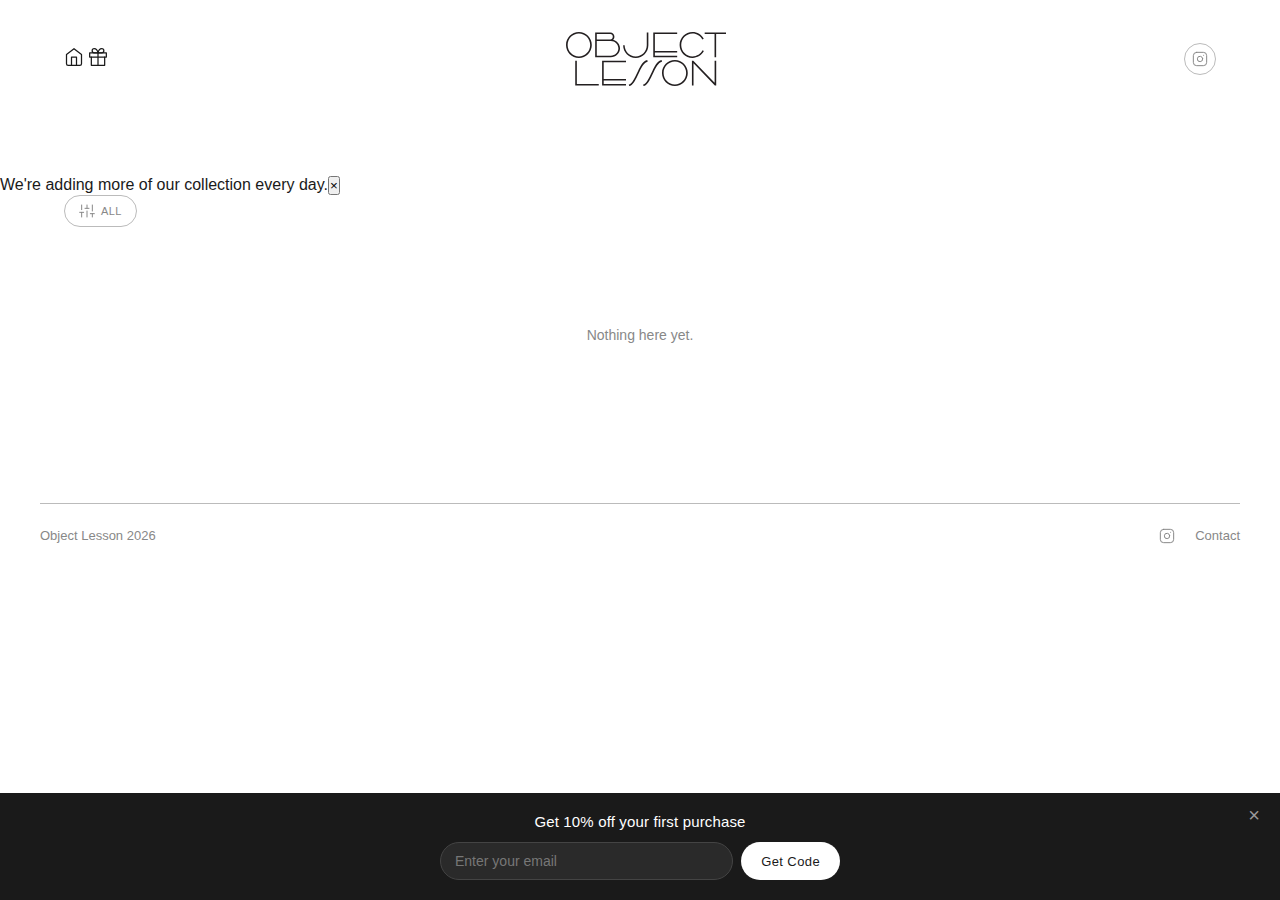
<file: index.html>
<!DOCTYPE html>
<html lang="en">
<head>
  <meta charset="UTF-8">
  <meta name="viewport" content="width=device-width, initial-scale=1.0">
  <title>Object Lesson</title>
  <meta name="description" content="Uncommon Objects, Art and Design — Pasadena.">
  <link rel="icon" type="image/svg+xml" href="OL_logo.svg">
  <!-- Open Graph -->
  <meta property="og:title" content="Object Lesson">
  <meta property="og:description" content="Uncommon Objects, Art and Design — Pasadena.">
  <meta property="og:type" content="website">
  <meta property="og:url" content="https://objectlesson.la/">
  <meta property="og:image" content="https://objectlesson.la/Asset%201.png">
  <!-- Twitter Card -->
  <meta name="twitter:card" content="summary_large_image">
  <meta name="twitter:title" content="Object Lesson">
  <meta name="twitter:description" content="Uncommon Objects, Art and Design — Pasadena.">
  <meta name="twitter:image" content="https://objectlesson.la/Asset%201.png">
  <meta http-equiv="X-Frame-Options" content="DENY">
  <meta http-equiv="Content-Security-Policy" content="default-src 'self'; script-src 'self' 'unsafe-inline' https://connect.facebook.net; style-src 'self' 'unsafe-inline'; img-src 'self' https://raw.githubusercontent.com https://ol-checkout.objectlesson.workers.dev https://www.facebook.com data:; connect-src 'self' https://*.supabase.co https://ol-checkout.objectlesson.workers.dev https://raw.githubusercontent.com https://www.facebook.com https://connect.facebook.net">
  <!-- Meta Pixel Code -->
  <script>
  !function(f,b,e,v,n,t,s)
  {if(f.fbq)return;n=f.fbq=function(){n.callMethod?
  n.callMethod.apply(n,arguments):n.queue.push(arguments)};
  if(!f._fbq)f._fbq=n;n.push=n;n.loaded=!0;n.version='2.0';
  n.queue=[];t=b.createElement(e);t.async=!0;
  t.src=v;s=b.getElementsByTagName(e)[0];
  s.parentNode.insertBefore(t,s)}(window, document,'script',
  'https://connect.facebook.net/en_US/fbevents.js');
  fbq('init', '938556951941278');
  fbq('track', 'PageView');
  </script>
  <noscript><img height="1" width="1" style="display:none"
  src="https://www.facebook.com/tr?id=938556951941278&ev=PageView&noscript=1"
  /></noscript>
  <!-- End Meta Pixel Code -->
  <link rel="stylesheet" href="style.css">
  <!-- Preload above-fold thumbnails for instant grid render -->
  <link rel="preload" as="image" href="https://ol-checkout.objectlesson.workers.dev/img/images/products/000079/thumb_kazuko_matthews_vase_1.jpg">
  <link rel="preload" as="image" href="https://ol-checkout.objectlesson.workers.dev/img/images/products/000078/thumb_elizabeth_bain_1.jpg">
  <link rel="preload" as="image" href="https://ol-checkout.objectlesson.workers.dev/img/images/products/000077/thumb_gordon_bryan_discs_vase_1.jpg">
  <link rel="preload" as="image" href="https://ol-checkout.objectlesson.workers.dev/img/images/products/000076/thumb_angstrom_collage_1.jpg">
  <link rel="preload" as="image" href="https://ol-checkout.objectlesson.workers.dev/img/images/products/000075/thumb_mccullock_print_1.jpg">
  <link rel="preload" as="image" href="https://ol-checkout.objectlesson.workers.dev/img/images/products/000074/thumb_circular_abstract_1.jpg">
  <!-- Inline first 8 items for instant render (full inventory loads async) -->
  <script>window.__PRELOAD=[{"id":"000079","title":"Kazuko Matthews Vase","price":675,"heroImage":"images/products/000079/kazuko_matthews_vase_1.jpg","images":["images/products/000079/kazuko_matthews_vase_1.jpg"],"category":"ceramic","isNew":true,"isHold":false,"isSold":false,"createdAt":"2026-04-28T18:24:31.592Z"},{"id":"000078","title":"Elizabeth Bain","price":2000,"heroImage":"images/products/000078/elizabeth_bain_1.jpg","images":["images/products/000078/elizabeth_bain_1.jpg"],"category":"wall-art","isNew":true,"isHold":false,"isSold":false,"createdAt":"2026-04-27T18:54:41.371Z"},{"id":"000077","title":"Gordon Bryan Discs Vase","price":500,"heroImage":"images/products/000077/gordon_bryan_discs_vase_1.jpg","images":["images/products/000077/gordon_bryan_discs_vase_1.jpg"],"category":"ceramic","isNew":true,"isHold":false,"isSold":false,"createdAt":"2026-04-27T17:31:03.356Z"},{"id":"000076","title":"Ronald Gustin Ahlstrom Collage","price":595,"heroImage":"images/products/000076/angstrom_collage_1.jpg","images":["images/products/000076/angstrom_collage_1.jpg"],"category":"wall-art","isNew":false,"isHold":false,"isSold":false,"createdAt":"2026-04-13T00:51:36.052Z"},{"id":"000075","title":"Mccullock Print","price":295,"heroImage":"images/products/000075/mccullock_print_1.jpg","images":["images/products/000075/mccullock_print_1.jpg"],"category":"wall-art","isNew":false,"isHold":false,"isSold":false,"createdAt":"2026-04-13T00:26:54.397Z"},{"id":"000074","title":"Circular Abstract Print","price":225,"heroImage":"images/products/000074/circular_abstract_1.jpg","images":["images/products/000074/circular_abstract_1.jpg"],"category":"wall-art","isNew":false,"isHold":false,"isSold":false,"createdAt":"2026-04-12T23:14:52.969Z"},{"id":"000073","title":"Metallic Peanut Box","price":200,"heroImage":"images/products/000073/metallic_peanut_box_1.jpg","images":["images/products/000073/metallic_peanut_box_1.jpg"],"category":"object","isNew":false,"isHold":false,"isSold":false,"createdAt":"2026-04-12T22:31:31.023Z"},{"id":"000072","title":"Iron \"Cat\" Menorah By Larry Kagan","price":450,"heroImage":"images/products/000072/iron_cat_menorah_by_larry_kagan_1.jpg","images":["images/products/000072/iron_cat_menorah_by_larry_kagan_1.jpg"],"category":"object","isNew":false,"isHold":false,"isSold":false,"createdAt":"2026-04-12T22:26:01.512Z"}];</script>
</head>
<body>

  <!-- Grid View -->
  <div id="view-grid">
    <header>
      <div class="header-side">
        <a class="header-icon" href="#about" title="Visit us"><svg width="20" height="20" viewBox="0 0 24 24" fill="none" stroke="currentColor" stroke-width="1.5" stroke-linecap="round" stroke-linejoin="round"><path d="M3 9l9-7 9 7v11a2 2 0 0 1-2 2H5a2 2 0 0 1-2-2z"/><polyline points="9 22 9 12 15 12 15 22"/></svg></a>
        <a class="header-icon" href="/gift/" title="Gift certificates"><svg width="20" height="20" viewBox="0 0 24 24" fill="none" stroke="currentColor" stroke-width="1.5" stroke-linecap="round" stroke-linejoin="round"><polyline points="20 12 20 22 4 22 4 12"/><rect x="2" y="7" width="20" height="5"/><line x1="12" y1="22" x2="12" y2="7"/><path d="M12 7H7.5a2.5 2.5 0 0 1 0-5C11 2 12 7 12 7z"/><path d="M12 7h4.5a2.5 2.5 0 0 0 0-5C13 2 12 7 12 7z"/></svg></a>
      </div>
      <a href="/">
        <img src="OL_logo.svg" alt="Object Lesson" class="logo">
      </a>
      <div class="header-side" style="justify-content:flex-end">
        <a class="ig-pill" href="https://instagram.com/objectlesson_la" target="_blank" rel="noopener">
          <svg width="16" height="16" viewBox="0 0 24 24" fill="none" stroke="currentColor" stroke-width="1.5" stroke-linecap="round" stroke-linejoin="round"><rect x="2" y="2" width="20" height="20" rx="5"/><path d="M16 11.37A4 4 0 1 1 12.63 8 4 4 0 0 1 16 11.37z"/><line x1="17.5" y1="6.5" x2="17.51" y2="6.5"/></svg>
        </a>
      </div>
    </header>

    <div class="site-banner" id="site-banner">We're adding more of our collection every day.<button class="banner-close" onclick="this.parentElement.style.display='none'">&times;</button></div>

    <div class="mosaic" id="mosaic"></div>

    <div class="filter-bar">
      <div class="filter-wrap">
        <button class="filter-btn" id="filter-btn">
          <svg class="filter-icon" width="16" height="16" viewBox="0 0 24 24" fill="none" stroke="currentColor" stroke-width="1.5" stroke-linecap="round" stroke-linejoin="round"><line x1="4" y1="21" x2="4" y2="14"/><line x1="4" y1="10" x2="4" y2="3"/><line x1="12" y1="21" x2="12" y2="12"/><line x1="12" y1="8" x2="12" y2="3"/><line x1="20" y1="21" x2="20" y2="16"/><line x1="20" y1="12" x2="20" y2="3"/><line x1="1" y1="14" x2="7" y2="14"/><line x1="9" y1="8" x2="15" y2="8"/><line x1="17" y1="16" x2="23" y2="16"/></svg>
          <span id="filter-label">All</span>
        </button>
        <div class="filter-dropdown" id="filter-dropdown">
          <button class="filter-opt active" data-category="all">All</button>
          <button class="filter-opt" data-category="under-400">Under $400</button>
          <button class="filter-opt" data-category="wall-art">Wall Art</button>
          <button class="filter-opt" data-category="object">Object</button>
          <button class="filter-opt" data-category="ceramic">Ceramic</button>
          <button class="filter-opt" data-category="furniture">Furniture</button>
          <button class="filter-opt" data-category="light">Light</button>
          <button class="filter-opt" data-category="sculpture">Sculpture</button>
          <button class="filter-opt" data-category="misc">Misc</button>
        </div>
      </div>
    </div>

    <main>
      <div class="grid" id="product-grid"></div>
      <div class="loading" id="loading"><div class="loading-dot"></div></div>
      <p class="empty" id="empty">Nothing here yet.</p>
    </main>

    <footer>
      <div class="footer-inner">
        <span class="footer-copy">Object Lesson 2026</span>
        <div class="footer-links">
          <a href="https://instagram.com/objectlesson_la" target="_blank" rel="noopener"><svg width="16" height="16" viewBox="0 0 24 24" fill="none" stroke="currentColor" stroke-width="1.5" stroke-linecap="round" stroke-linejoin="round"><rect x="2" y="2" width="20" height="20" rx="5"/><path d="M16 11.37A4 4 0 1 1 12.63 8 4 4 0 0 1 16 11.37z"/><line x1="17.5" y1="6.5" x2="17.51" y2="6.5"/></svg></a>
          <a href="sms:3104985138">Contact</a>
        </div>
      </div>
    </footer>
  </div>

  <!-- Detail View -->
  <div id="view-detail" style="display:none">
    <header class="detail-header">
      <button class="detail-back" id="btn-detail-back">
        <svg width="20" height="20" viewBox="0 0 24 24" fill="none" stroke="currentColor" stroke-width="1.5" stroke-linecap="round" stroke-linejoin="round"><line x1="19" y1="12" x2="5" y2="12"/><polyline points="12 19 5 12 12 5"/></svg>
      </button>
      <a href="/">
        <img src="OL_logo.svg" alt="Object Lesson" class="logo-sm">
      </a>
      <div style="width:20px"></div>
    </header>

    <div class="detail-scroll-hint" id="detail-scroll-hint">
      <svg width="16" height="16" viewBox="0 0 24 24" fill="none" stroke="currentColor" stroke-width="2" stroke-linecap="round" stroke-linejoin="round"><polyline points="6 9 12 15 18 9"/></svg>
    </div>
    <div class="detail-body">
      <div class="detail-gallery">
        <div class="detail-carousel" id="detail-carousel">
          <div class="detail-track" id="detail-track"></div>
        </div>
        <div class="detail-thumbs" id="detail-thumbs"></div>
      </div>

      <div class="detail-info">
        <span class="detail-sold" id="detail-sold" style="display:none">Sold</span>
        <span class="detail-hold" id="detail-hold" style="display:none">On Hold</span>
        <span class="detail-new" id="detail-new" style="display:none">New</span>
        <h1 class="detail-title" id="detail-title"></h1>
        <div class="detail-price" id="detail-price"></div>
        <div class="detail-discount-price" id="detail-discount-price" style="display:none"></div>
        <div class="detail-size" id="detail-size"></div>
        <div class="detail-meta" id="detail-meta" style="display:none">
          <span class="detail-maker" id="detail-maker"></span>
          <span class="detail-condition" id="detail-condition"></span>
        </div>
        <p class="detail-desc" id="detail-desc"></p>
        <div class="detail-discount" id="detail-discount" style="display:none">
          <div class="discount-input-wrap" id="discount-input-wrap">
            <input type="text" class="discount-input" id="discount-input" placeholder="Discount or gift certificate code">
            <button class="discount-apply" id="discount-apply">Apply</button>
          </div>
          <div class="discount-applied" id="discount-applied" style="display:none">
            <span class="discount-badge" id="discount-badge"></span>
            <button class="discount-remove" id="discount-remove">&times;</button>
          </div>
        </div>
        <div class="detail-actions" id="detail-actions">
          <button class="detail-buy" id="detail-buy">Buy Now</button>
          <a class="detail-inquire" id="detail-inquire">Inquire</a>
          <button class="detail-share" id="detail-share" aria-label="Share">
            <svg width="18" height="18" viewBox="0 0 24 24" fill="none" stroke="currentColor" stroke-width="1.5" stroke-linecap="round" stroke-linejoin="round"><path d="M4 12v8a2 2 0 0 0 2 2h12a2 2 0 0 0 2-2v-8"/><polyline points="16 6 12 2 8 6"/><line x1="12" y1="2" x2="12" y2="15"/></svg>
          </button>
        </div>
        <div class="detail-email-gate" id="detail-email-gate" style="display:none">
          <p class="email-gate-label">Enter your email to complete purchase</p>
          <div class="email-gate-row">
            <input type="email" class="email-gate-input" id="email-gate-input" placeholder="you@email.com" required>
            <button class="email-gate-btn" id="email-gate-btn">Continue to Checkout</button>
          </div>
        </div>
        <p class="detail-shipping" id="detail-shipping">Free pickup in Pasadena. LA delivery available.<br>Shipping at lowest available rate — calculated after purchase.</p>
        <div class="detail-purchased" id="detail-purchased" style="display:none">
          <p class="purchased-thanks">Thank you for your purchase!</p>
          <p class="purchased-info">Your item will be available for pickup at Object Lesson at the <strong>Pasadena Antique Center</strong>.</p>
          <p class="purchased-info">To arrange other pickup or shipping options, <a id="purchased-sms" href="#">send us a text</a>.</p>
        </div>
        <div class="detail-id" id="detail-id"></div>
      </div>
    </div>

    <footer>
      <div class="footer-inner">
        <span class="footer-copy">Object Lesson 2026</span>
        <div class="footer-links">
          <a href="https://instagram.com/objectlesson_la" target="_blank" rel="noopener"><svg width="16" height="16" viewBox="0 0 24 24" fill="none" stroke="currentColor" stroke-width="1.5" stroke-linecap="round" stroke-linejoin="round"><rect x="2" y="2" width="20" height="20" rx="5"/><path d="M16 11.37A4 4 0 1 1 12.63 8 4 4 0 0 1 16 11.37z"/><line x1="17.5" y1="6.5" x2="17.51" y2="6.5"/></svg></a>
          <a href="sms:3104985138">Contact</a>
        </div>
      </div>
    </footer>
  </div>

  <!-- Not Found View -->
  <div id="view-notfound" style="display:none">
    <header class="detail-header">
      <button class="detail-back" id="btn-notfound-back">
        <svg width="20" height="20" viewBox="0 0 24 24" fill="none" stroke="currentColor" stroke-width="1.5" stroke-linecap="round" stroke-linejoin="round"><line x1="19" y1="12" x2="5" y2="12"/><polyline points="12 19 5 12 12 5"/></svg>
      </button>
      <a href="/">
        <img src="OL_logo.svg" alt="Object Lesson" class="logo-sm">
      </a>
      <div style="width:20px"></div>
    </header>
    <div class="notfound-body">
      <p class="notfound-msg">This item is no longer available.</p>
      <a href="/" class="notfound-link" id="notfound-browse">Browse all items</a>
    </div>
  </div>

  <!-- About View -->
  <div id="view-about" style="display:none">
    <header class="detail-header">
      <button class="detail-back" id="btn-about-back">
        <svg width="20" height="20" viewBox="0 0 24 24" fill="none" stroke="currentColor" stroke-width="1.5" stroke-linecap="round" stroke-linejoin="round"><line x1="19" y1="12" x2="5" y2="12"/><polyline points="12 19 5 12 12 5"/></svg>
      </button>
      <a href="/">
        <img src="OL_logo.svg" alt="Object Lesson" class="logo-sm">
      </a>
      <div style="width:20px"></div>
    </header>
    <div class="about-body">
      <p class="about-tagline">Uncommon Objects, Art and Design</p>
      <p class="about-founders">Eli Kagan &amp; Megan Gage</p>
      <div class="about-details">
        <p class="about-location">
          <a href="https://maps.google.com/?q=480+S+Fair+Oaks+Ave,+Pasadena,+CA+91105" target="_blank" rel="noopener">480 S. Fair Oaks Ave<br>Pasadena, CA 91105</a>
        </p>
        <p class="about-context">In the Pasadena Antique Center</p>
        <div class="about-links">
          <a href="mailto:eli@objectlesson.la">eli@objectlesson.la</a>
          <a href="https://instagram.com/objectlesson_la" target="_blank" rel="noopener">@objectlesson_la</a>
        </div>
      </div>
    </div>
  </div>

  <!-- Email Capture Bar -->
  <div class="email-bar" id="email-bar" style="display:none">
    <button class="email-bar-close" id="email-bar-close">&times;</button>
    <p class="email-bar-offer">Get 10% off your first purchase</p>
    <form class="email-bar-form" id="email-bar-form">
      <input type="email" class="email-bar-input" id="email-bar-input" placeholder="Enter your email" required>
      <button type="submit" class="email-bar-btn">Get Code</button>
    </form>
    <div class="email-bar-success" id="email-bar-success" style="display:none">
      <p>Your code: <strong>WELCOME10</strong></p>
      <p class="email-bar-hint">Enter it on any item page for 10% off</p>
    </div>
  </div>

  <script src="app.js"></script>
</body>
</html>
</file>
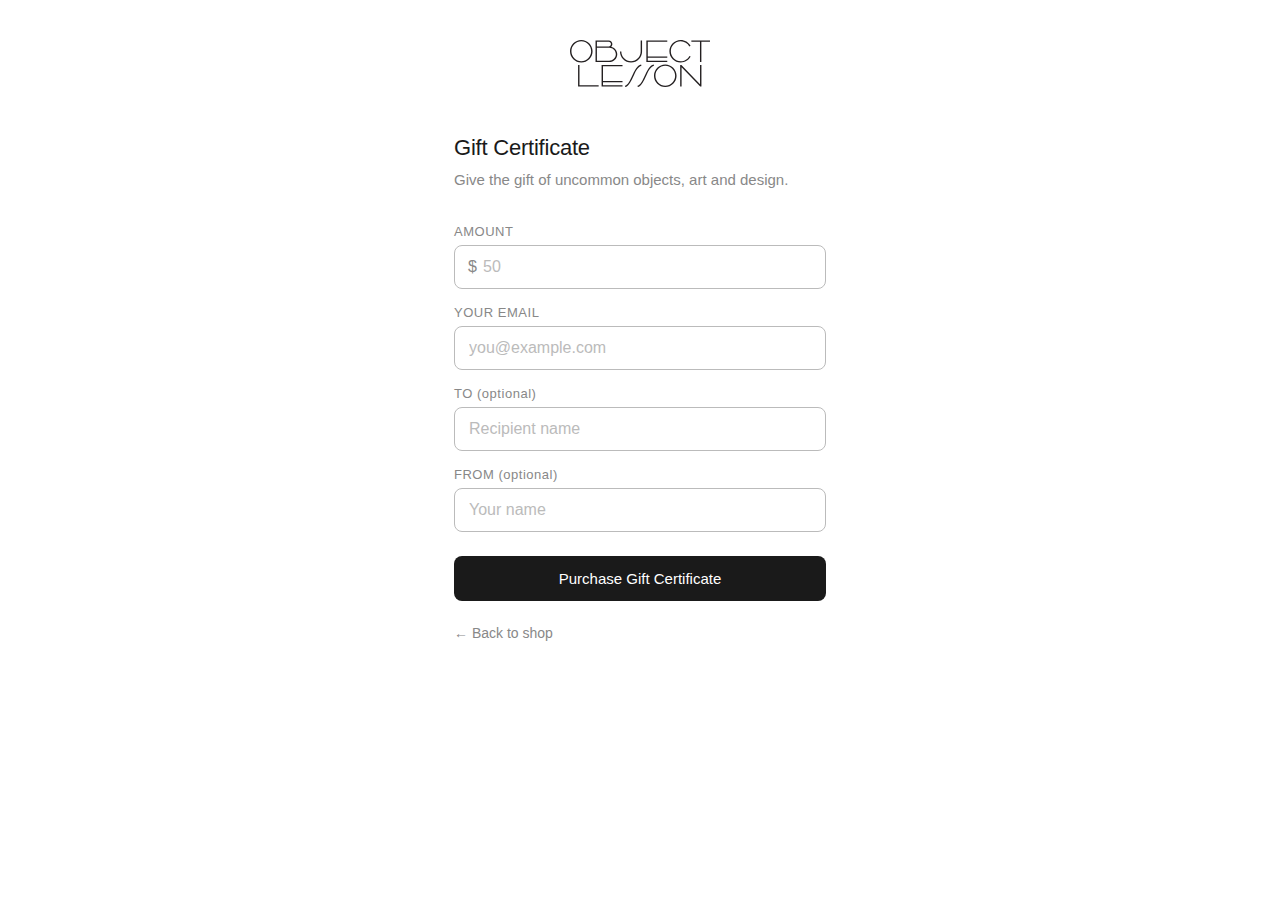
<file: gift/index.html>
<!DOCTYPE html>
<html lang="en">
<head>
  <meta charset="UTF-8">
  <meta name="viewport" content="width=device-width, initial-scale=1.0">
  <title>Gift Certificate — Object Lesson</title>
  <meta name="description" content="Purchase a gift certificate for Object Lesson — Uncommon Objects, Art and Design in Pasadena.">
  <link rel="icon" type="image/svg+xml" href="/OL_logo.svg">
  <meta property="og:title" content="Gift Certificate — Object Lesson">
  <meta property="og:description" content="Give the gift of uncommon objects, art and design.">
  <meta property="og:type" content="website">
  <meta property="og:url" content="https://objectlesson.la/gift/">
  <meta property="og:image" content="https://objectlesson.la/Asset%201.png">
  <style>
    *, *::before, *::after { margin: 0; padding: 0; box-sizing: border-box; }
    :root {
      --black: #1a1a1a;
      --gray: #888;
      --border: #bbb;
      --bg: #fff;
      --font: "Helvetica Neue", Helvetica, Arial, sans-serif;
    }
    html { -webkit-text-size-adjust: 100%; }
    body {
      font-family: var(--font);
      color: var(--black);
      background: var(--bg);
      -webkit-font-smoothing: antialiased;
      min-height: 100vh;
      display: flex;
      flex-direction: column;
      align-items: center;
    }
    a { color: inherit; text-decoration: none; }

    .logo {
      width: 140px;
      height: auto;
      display: block;
      margin: 40px auto 48px;
    }

    .container {
      width: 100%;
      max-width: 420px;
      padding: 0 24px;
    }

    h1 {
      font-size: 22px;
      font-weight: 500;
      letter-spacing: -0.01em;
      margin-bottom: 8px;
    }

    .subtitle {
      font-size: 15px;
      color: var(--gray);
      margin-bottom: 32px;
      line-height: 1.5;
    }

    .form-group {
      margin-bottom: 16px;
    }

    label {
      display: block;
      font-size: 13px;
      font-weight: 500;
      color: var(--gray);
      margin-bottom: 6px;
      text-transform: uppercase;
      letter-spacing: 0.04em;
    }

    input {
      width: 100%;
      font-family: var(--font);
      font-size: 16px;
      padding: 12px 14px;
      border: 1px solid var(--border);
      border-radius: 8px;
      outline: none;
      transition: border-color 0.2s;
      -webkit-appearance: none;
    }

    input:focus {
      border-color: var(--black);
    }

    input::placeholder {
      color: #bbb;
    }

    .amount-wrap {
      position: relative;
    }

    .amount-wrap::before {
      content: '$';
      position: absolute;
      left: 14px;
      top: 50%;
      transform: translateY(-50%);
      font-size: 16px;
      color: var(--gray);
      pointer-events: none;
    }

    .amount-wrap input {
      padding-left: 28px;
    }

    .btn {
      width: 100%;
      font-family: var(--font);
      font-size: 15px;
      font-weight: 500;
      padding: 14px;
      background: var(--black);
      color: #fff;
      border: none;
      border-radius: 8px;
      cursor: pointer;
      transition: opacity 0.2s;
      margin-top: 8px;
    }

    .btn:hover { opacity: 0.85; }
    .btn:disabled { opacity: 0.4; cursor: default; }

    .back {
      display: inline-block;
      font-size: 14px;
      color: var(--gray);
      margin-top: 24px;
      padding-bottom: 40px;
    }

    .back:hover { color: var(--black); }

    /* Confirmation state */
    .confirmation { display: none; text-align: center; }
    .confirmation.visible { display: block; }
    .form-state.hidden { display: none; }

    .conf-icon {
      font-size: 48px;
      margin-bottom: 16px;
    }

    .conf-title {
      font-size: 22px;
      font-weight: 500;
      margin-bottom: 8px;
    }

    .conf-subtitle {
      font-size: 15px;
      color: var(--gray);
      margin-bottom: 28px;
      line-height: 1.5;
    }

    .gift-code {
      display: inline-block;
      font-size: 28px;
      font-weight: 600;
      letter-spacing: 0.06em;
      padding: 16px 28px;
      border: 2px solid var(--black);
      border-radius: 12px;
      margin-bottom: 16px;
      user-select: all;
      cursor: pointer;
    }

    .copy-hint {
      font-size: 13px;
      color: var(--gray);
      margin-bottom: 28px;
    }

    .conf-note {
      font-size: 14px;
      color: var(--gray);
      line-height: 1.6;
      max-width: 340px;
      margin: 0 auto 32px;
    }

    .share-buttons {
      display: flex;
      gap: 10px;
      justify-content: center;
      margin-bottom: 24px;
      flex-wrap: wrap;
    }

    .share-btn {
      font-family: var(--font);
      font-size: 14px;
      font-weight: 500;
      padding: 10px 20px;
      border: 1px solid var(--border);
      border-radius: 8px;
      background: var(--bg);
      color: var(--black);
      cursor: pointer;
      transition: all 0.2s;
      text-decoration: none;
      display: inline-block;
    }

    .share-btn:hover {
      border-color: var(--black);
    }
  </style>
</head>
<body>
  <a href="/"><img src="/OL_logo.svg" alt="Object Lesson" class="logo"></a>

  <div class="container">
    <!-- Purchase form -->
    <div class="form-state" id="form-state">
      <h1>Gift Certificate</h1>
      <p class="subtitle">Give the gift of uncommon objects, art and design.</p>

      <div class="form-group">
        <label for="gc-amount">Amount</label>
        <div class="amount-wrap">
          <input type="number" id="gc-amount" placeholder="50" min="1" max="10000" step="1" inputmode="numeric" required>
        </div>
      </div>

      <div class="form-group">
        <label for="gc-email">Your Email</label>
        <input type="email" id="gc-email" placeholder="you@example.com" maxlength="200" required>
      </div>

      <div class="form-group">
        <label for="gc-to">To <span style="font-weight:400;text-transform:none">(optional)</span></label>
        <input type="text" id="gc-to" placeholder="Recipient name" maxlength="100">
      </div>

      <div class="form-group">
        <label for="gc-from">From <span style="font-weight:400;text-transform:none">(optional)</span></label>
        <input type="text" id="gc-from" placeholder="Your name" maxlength="100">
      </div>

      <button class="btn" id="gc-buy">Purchase Gift Certificate</button>
      <a href="/" class="back">&larr; Back to shop</a>
    </div>

    <!-- Confirmation -->
    <div class="confirmation" id="conf-state">
      <div class="conf-title">Gift Certificate Purchased</div>
      <p class="conf-subtitle">Give this code to the recipient to use at checkout.</p>
      <div class="gift-code" id="conf-code"></div>
      <p class="copy-hint" id="copy-hint">Tap to copy</p>
      <div class="share-buttons">
        <a class="share-btn" id="share-email">Email</a>
        <a class="share-btn" id="share-text">Text</a>
        <button class="share-btn" id="share-native" style="display:none">Share</button>
      </div>
      <p class="conf-note">
        This code can be used at checkout on objectlesson.la or in-store at Object Lesson in Pasadena. It does not expire.
      </p>
      <p class="conf-note" style="font-size:13px;margin-top:-16px">
        This code is also included in your Square payment receipt.
      </p>
      <a href="/" class="btn" style="display:inline-block;text-align:center;text-decoration:none">Continue Shopping</a>
    </div>
  </div>

  <script>
  (function() {
    const CHECKOUT_URL = 'https://ol-checkout.objectlesson.workers.dev/gift-checkout';
    const SUPA_URL = 'https://gjlwoibtdgxlhtfswdkk.supabase.co';
    const SUPA_ANON = 'eyJhbGciOiJIUzI1NiIsInR5cCI6IkpXVCJ9.eyJpc3MiOiJzdXBhYmFzZSIsInJlZiI6ImdqbHdvaWJ0ZGd4bGh0ZnN3ZGtrIiwicm9sZSI6ImFub24iLCJpYXQiOjE3NzIxNTYzODgsImV4cCI6MjA4NzczMjM4OH0.4QSS1BBMBuqbMtLjo_Tr0_WVTS48YYNsNYvtEMTf33U';

    function getSessionId() {
      let sid = sessionStorage.getItem('ol_sid');
      if (!sid) { sid = Math.random().toString(36).slice(2) + Date.now().toString(36); sessionStorage.setItem('ol_sid', sid); }
      return sid;
    }

    function trackEvent(event) {
      if (/bot|crawl|spider/i.test(navigator.userAgent)) return;
      fetch(`${SUPA_URL}/rest/v1/events`, {
        method: 'POST',
        headers: { 'Content-Type': 'application/json', 'apikey': SUPA_ANON, 'Authorization': 'Bearer ' + SUPA_ANON, 'Prefer': 'return=minimal' },
        body: JSON.stringify({
          event,
          session_id: getSessionId(),
          referrer: document.referrer || null,
          ua_mobile: /iPhone|iPad|iPod|Android/i.test(navigator.userAgent),
          path: '/gift/'
        }),
        keepalive: true
      }).catch(() => {});
    }

    trackEvent('page_view');

    // Check for confirmation redirect
    const params = new URLSearchParams(window.location.search);
    if (params.get('purchased') === '1' && params.get('code')) {
      document.getElementById('form-state').classList.add('hidden');
      const conf = document.getElementById('conf-state');
      conf.classList.add('visible');
      const code = params.get('code');
      const codeEl = document.getElementById('conf-code');
      codeEl.textContent = code;

      codeEl.addEventListener('click', () => {
        navigator.clipboard.writeText(code).then(() => {
          document.getElementById('copy-hint').textContent = 'Copied!';
          setTimeout(() => { document.getElementById('copy-hint').textContent = 'Tap to copy'; }, 2000);
        });
      });

      const shareText = `Here's a gift certificate for Object Lesson!\n\nCode: ${code}\n\nUse it at objectlesson.la or in-store in Pasadena. It doesn't expire.`;
      const shareSubject = 'Gift Certificate for Object Lesson';

      // Email button
      document.getElementById('share-email').href =
        `mailto:?subject=${encodeURIComponent(shareSubject)}&body=${encodeURIComponent(shareText)}`;

      // Text/SMS button
      document.getElementById('share-text').href =
        `sms:?&body=${encodeURIComponent(shareText)}`;

      // Native share (mobile)
      if (navigator.share) {
        const nativeBtn = document.getElementById('share-native');
        nativeBtn.style.display = '';
        nativeBtn.addEventListener('click', () => {
          navigator.share({ title: shareSubject, text: shareText }).catch(() => {});
        });
      }

      return;
    }

    // Purchase flow
    const buyBtn = document.getElementById('gc-buy');
    buyBtn.addEventListener('click', async () => {
      const amount = parseFloat(document.getElementById('gc-amount').value);
      const emailInput = document.getElementById('gc-email');
      const email = emailInput.value.trim();

      if (!amount || amount <= 0 || amount > 10000) {
        document.getElementById('gc-amount').focus();
        return;
      }
      if (!email || !emailInput.checkValidity()) {
        emailInput.focus();
        emailInput.reportValidity();
        return;
      }

      buyBtn.disabled = true;
      buyBtn.textContent = 'Processing...';
      trackEvent('gift_purchase');

      try {
        const body = { amount, email };
        const to = document.getElementById('gc-to').value.trim();
        const from = document.getElementById('gc-from').value.trim();
        if (to) body.recipientName = to;
        if (from) body.purchaserName = from;

        const res = await fetch(CHECKOUT_URL, {
          method: 'POST',
          headers: { 'Content-Type': 'application/json' },
          body: JSON.stringify(body)
        });
        const data = await res.json();

        if (data.url) {
          window.location.href = data.url;
        } else {
          alert(data.error || 'Unable to process. Please try again.');
          buyBtn.textContent = 'Purchase Gift Certificate';
          buyBtn.disabled = false;
        }
      } catch {
        alert('Unable to process. Please try again.');
        buyBtn.textContent = 'Purchase Gift Certificate';
        buyBtn.disabled = false;
      }
    });
  })();
  </script>
</body>
</html>
</file>
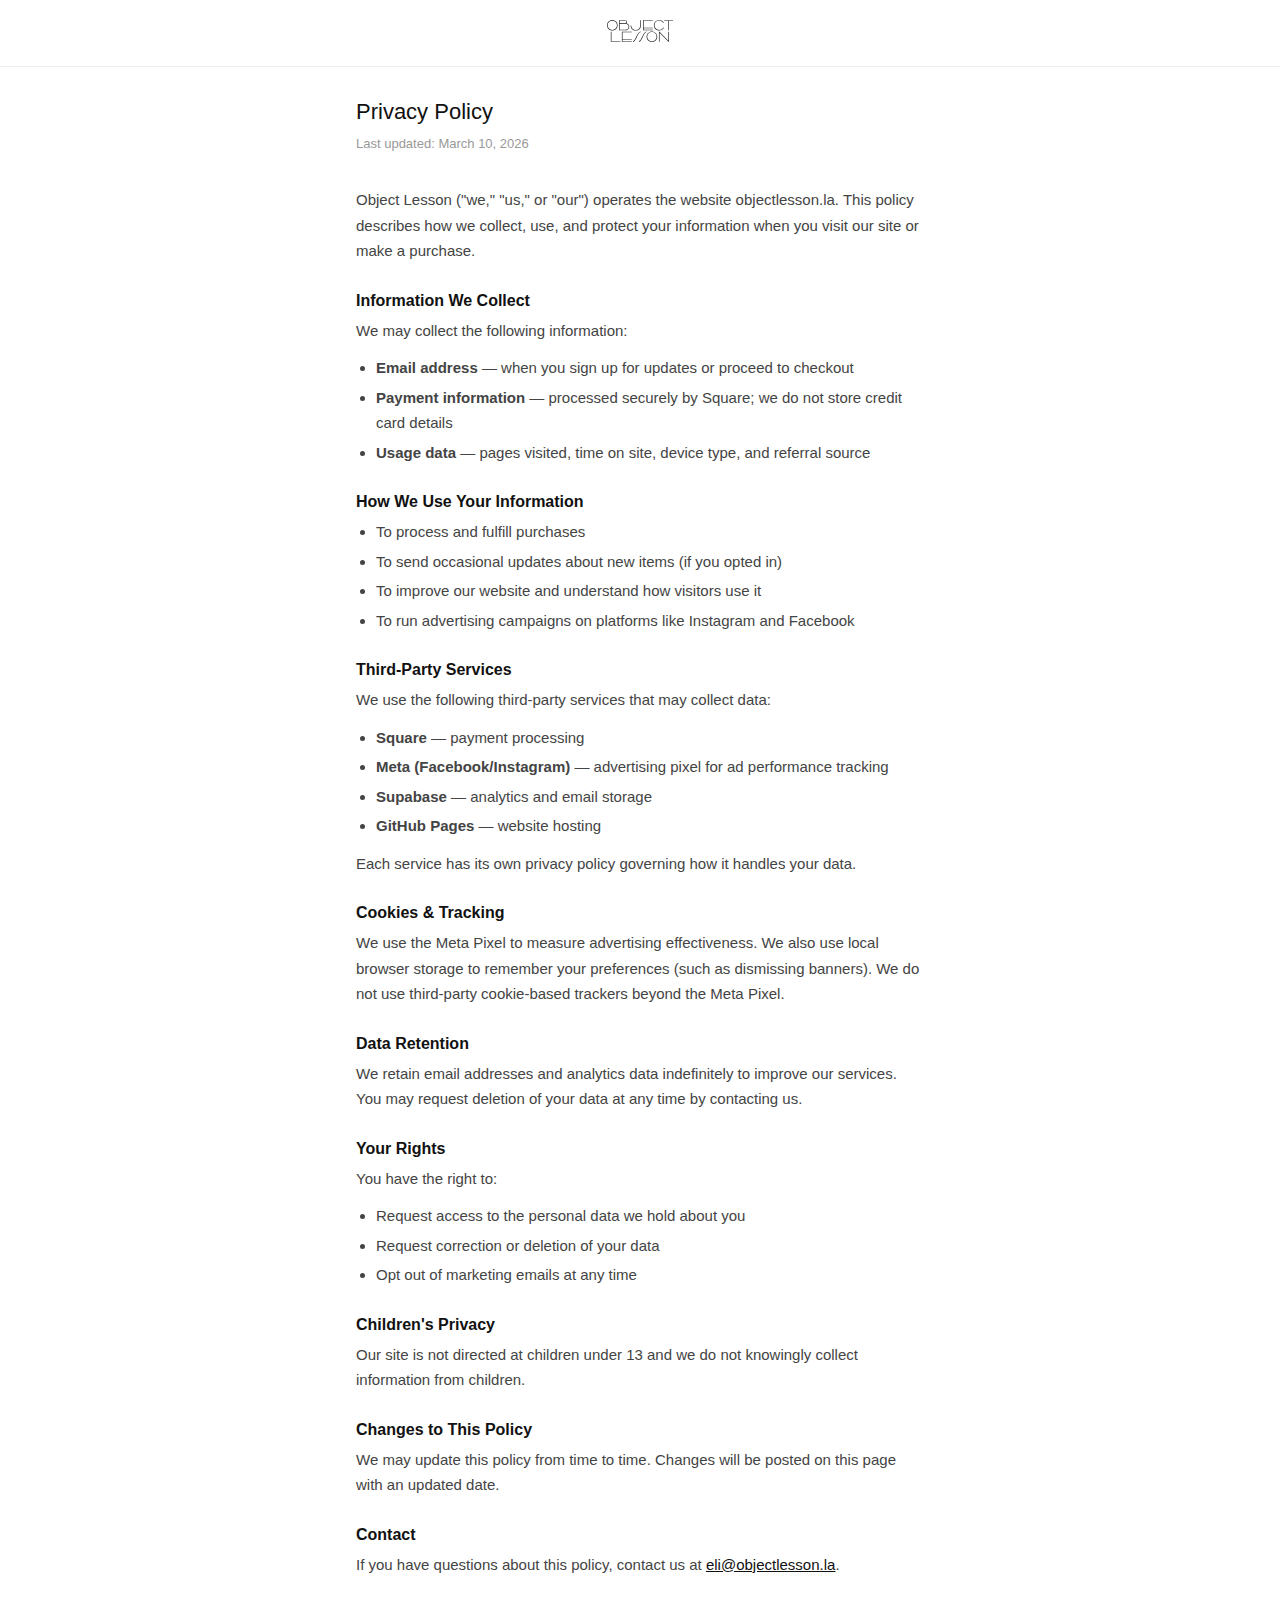
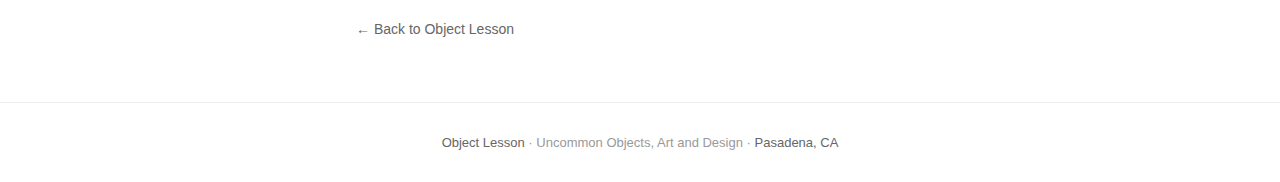
<file: privacy/index.html>
<!DOCTYPE html>
<html lang="en">
<head>
  <meta charset="UTF-8">
  <meta name="viewport" content="width=device-width, initial-scale=1.0">
  <title>Privacy Policy | Object Lesson</title>
  <meta name="description" content="Privacy Policy for Object Lesson — how we collect, use, and protect your information.">
  <link rel="canonical" href="https://objectlesson.la/privacy/">
  <link rel="icon" type="image/svg+xml" href="/OL_logo.svg">
  <style>
    *{margin:0;padding:0;box-sizing:border-box}
    body{font-family:'Helvetica Neue',Helvetica,Arial,sans-serif;color:#111;background:#fff;-webkit-font-smoothing:antialiased}
    header{padding:20px;text-align:center;border-bottom:1px solid #eee}
    header img{height:22px}
    header a{text-decoration:none}
    main{max-width:600px;margin:0 auto;padding:32px 16px 64px}
    h1{font-size:22px;font-weight:500;margin-bottom:8px}
    .updated{color:#999;font-size:13px;margin-bottom:32px}
    h2{font-size:16px;font-weight:600;margin-top:28px;margin-bottom:8px}
    p,ul{font-size:15px;line-height:1.7;color:#444;margin-bottom:12px}
    ul{padding-left:20px}
    li{margin-bottom:4px}
    a{color:#111}
    .back{display:inline-block;margin-top:32px;font-size:14px;color:#666;text-decoration:none}
    .back:hover{color:#111}
    footer{text-align:center;padding:32px 16px;color:#999;font-size:13px;border-top:1px solid #eee}
    footer a{color:#666;text-decoration:none}
  </style>
</head>
<body>
  <header>
    <a href="https://objectlesson.la/"><img src="/OL_logo.svg" alt="Object Lesson"></a>
  </header>
  <main>
    <h1>Privacy Policy</h1>
    <p class="updated">Last updated: March 10, 2026</p>

    <p>Object Lesson ("we," "us," or "our") operates the website objectlesson.la. This policy describes how we collect, use, and protect your information when you visit our site or make a purchase.</p>

    <h2>Information We Collect</h2>
    <p>We may collect the following information:</p>
    <ul>
      <li><strong>Email address</strong> — when you sign up for updates or proceed to checkout</li>
      <li><strong>Payment information</strong> — processed securely by Square; we do not store credit card details</li>
      <li><strong>Usage data</strong> — pages visited, time on site, device type, and referral source</li>
    </ul>

    <h2>How We Use Your Information</h2>
    <ul>
      <li>To process and fulfill purchases</li>
      <li>To send occasional updates about new items (if you opted in)</li>
      <li>To improve our website and understand how visitors use it</li>
      <li>To run advertising campaigns on platforms like Instagram and Facebook</li>
    </ul>

    <h2>Third-Party Services</h2>
    <p>We use the following third-party services that may collect data:</p>
    <ul>
      <li><strong>Square</strong> — payment processing</li>
      <li><strong>Meta (Facebook/Instagram)</strong> — advertising pixel for ad performance tracking</li>
      <li><strong>Supabase</strong> — analytics and email storage</li>
      <li><strong>GitHub Pages</strong> — website hosting</li>
    </ul>
    <p>Each service has its own privacy policy governing how it handles your data.</p>

    <h2>Cookies &amp; Tracking</h2>
    <p>We use the Meta Pixel to measure advertising effectiveness. We also use local browser storage to remember your preferences (such as dismissing banners). We do not use third-party cookie-based trackers beyond the Meta Pixel.</p>

    <h2>Data Retention</h2>
    <p>We retain email addresses and analytics data indefinitely to improve our services. You may request deletion of your data at any time by contacting us.</p>

    <h2>Your Rights</h2>
    <p>You have the right to:</p>
    <ul>
      <li>Request access to the personal data we hold about you</li>
      <li>Request correction or deletion of your data</li>
      <li>Opt out of marketing emails at any time</li>
    </ul>

    <h2>Children's Privacy</h2>
    <p>Our site is not directed at children under 13 and we do not knowingly collect information from children.</p>

    <h2>Changes to This Policy</h2>
    <p>We may update this policy from time to time. Changes will be posted on this page with an updated date.</p>

    <h2>Contact</h2>
    <p>If you have questions about this policy, contact us at <a href="mailto:eli@objectlesson.la">eli@objectlesson.la</a>.</p>

    <a class="back" href="https://objectlesson.la/">← Back to Object Lesson</a>
  </main>
  <footer>
    <a href="https://objectlesson.la/">Object Lesson</a> &middot; Uncommon Objects, Art and Design &middot;
    <a href="https://maps.google.com/?q=480+S+Fair+Oaks+Ave,+Pasadena,+CA+91105">Pasadena, CA</a>
  </footer>
</body>
</html>
</file>
<file: style.css>
*, *::before, *::after { margin: 0; padding: 0; box-sizing: border-box; }

:root {
  --black: #1a1a1a;
  --gray: #888;
  --light: #888;
  --border: #bbb;
  --bg: #fff;
  --font: "Helvetica Neue", Helvetica, Arial, sans-serif;
}

html { -webkit-text-size-adjust: 100%; }

body {
  font-family: var(--font);
  color: var(--black);
  background: var(--bg);
  -webkit-font-smoothing: antialiased;
}

a { color: inherit; text-decoration: none; }

/* --- Header --- */

header {
  display: flex;
  align-items: center;
  justify-content: space-between;
  max-width: 1200px;
  margin: 0 auto;
  padding: 32px 24px 90px;
}

.logo {
  width: 160px;
  height: auto;
  display: block;
}

.ig-pill {
  display: flex;
  align-items: center;
  justify-content: center;
  padding: 7px;
  border: 1px solid var(--border);
  border-radius: 100px;
  color: var(--light);
  transition: all 0.2s ease;
}

.ig-pill:hover {
  color: var(--gray);
  border-color: var(--light);
}

.loc-pill {
  display: flex;
  align-items: center;
  justify-content: center;
  padding: 6px 14px;
  border: 1px solid var(--border);
  border-radius: 100px;
  color: var(--light);
  font-size: 11px;
  letter-spacing: 0.04em;
  text-transform: uppercase;
  text-decoration: none;
  transition: all 0.2s ease;
}

.loc-pill:hover {
  color: var(--gray);
  border-color: var(--light);
}

/* --- Filter bar (below mosaic) --- */

.filter-bar {
  max-width: 1200px;
  margin: 0 auto;
  padding: 0 24px 20px;
  display: flex;
  justify-content: flex-start;
}

.filter-wrap {
  position: relative;
}

.filter-btn {
  font-family: var(--font);
  font-size: 11px;
  letter-spacing: 0.04em;
  text-transform: uppercase;
  padding: 7px 14px;
  border: 1px solid var(--border);
  border-radius: 100px;
  background: none;
  color: var(--light);
  cursor: pointer;
  white-space: nowrap;
  transition: all 0.2s ease;
  display: flex;
  align-items: center;
  gap: 6px;
}

.filter-btn:hover {
  color: var(--gray);
  border-color: var(--light);
}

.filter-icon {
  color: var(--light);
  flex-shrink: 0;
}

.filter-dropdown {
  position: absolute;
  top: calc(100% + 6px);
  left: 0;
  background: #fff;
  border: 1px solid var(--border);
  border-radius: 12px;
  box-shadow: 0 4px 20px rgba(0,0,0,0.08);
  padding: 6px;
  display: none;
  z-index: 20;
  min-width: 140px;
}

.filter-dropdown.open {
  display: block;
}

.filter-opt {
  display: block;
  width: 100%;
  font-family: var(--font);
  font-size: 13px;
  text-align: left;
  padding: 8px 14px;
  border: none;
  border-radius: 8px;
  background: none;
  color: var(--gray);
  cursor: pointer;
  transition: all 0.15s ease;
}

.filter-opt:hover {
  background: #f5f5f5;
  color: var(--black);
}

.filter-opt.active {
  color: var(--black);
  font-weight: 500;
}

/* --- Mosaic --- */

.mosaic {
  max-width: 1200px;
  margin: 0 auto;
  padding: 0 24px 32px;
  display: grid;
  grid-template-columns: repeat(6, 1fr);
  gap: 3px;
}

.mosaic-cell {
  aspect-ratio: 1;
  perspective: 800px;
  cursor: pointer;
  display: block;
  overflow: hidden;
}

.mosaic-inner {
  position: relative;
  width: 100%;
  height: 100%;
  transform-style: preserve-3d;
  transition: transform 0.7s cubic-bezier(0.4, 0, 0.2, 1);
}

.mosaic-inner.flipped {
  transform: rotateY(180deg);
}

.mosaic-face {
  position: absolute;
  inset: 0;
  backface-visibility: hidden;
  -webkit-backface-visibility: hidden;
  overflow: hidden;
}

.mosaic-back {
  transform: rotateY(180deg);
}

.mosaic-face img {
  width: 100%;
  height: 100%;
  object-fit: cover;
  display: block;
}

/* Tablet: 4 cols, show 12 cells */
@media (max-width: 959px) {
  .mosaic { grid-template-columns: repeat(4, 1fr); }
  .mosaic-cell:nth-child(n+13) { display: none; }
}

/* --- Grid --- */

main {
  max-width: 1200px;
  margin: 0 auto;
  padding: 0 24px 80px;
}

.grid {
  display: grid;
  grid-template-columns: repeat(2, 1fr);
  gap: 24px 16px;
}

@media (min-width: 560px) {
  .grid { grid-template-columns: repeat(2, 1fr); gap: 32px 24px; }
}
@media (min-width: 960px) {
  .grid { grid-template-columns: repeat(3, 1fr); gap: 40px 28px; }
}

/* --- Product Card --- */

.card {
  display: block;
  opacity: 0;
  transform: translateY(12px);
  animation: fadeUp 0.4s ease forwards;
  cursor: pointer;
}

.card:hover .card-image img {
  transform: scale(1.03);
}

@keyframes fadeUp {
  to { opacity: 1; transform: translateY(0); }
}

.card-image {
  position: relative;
  aspect-ratio: 1;
  background: #fff;
  border-radius: 4px;
  overflow: hidden;
  margin-bottom: 10px;
}

.card-image img {
  width: 100%;
  height: 100%;
  object-fit: cover;
  display: block;
  transition: transform 0.3s ease;
}

.card-new {
  position: absolute;
  top: 10px;
  left: 10px;
  font-size: 10px;
  font-weight: 500;
  letter-spacing: 0.04em;
  text-transform: uppercase;
  color: var(--black);
  background: #fff;
  padding: 3px 8px;
  border-radius: 4px;
}

.card--sold { opacity: 0.45; }

.card-hold {
  position: absolute;
  top: 10px;
  left: 10px;
  font-size: 10px;
  font-weight: 500;
  letter-spacing: 0.04em;
  text-transform: uppercase;
  color: #b8860b;
  background: #fff;
  padding: 3px 8px;
  border-radius: 4px;
}

.card-sold {
  position: absolute;
  top: 10px;
  left: 10px;
  font-size: 10px;
  font-weight: 500;
  letter-spacing: 0.04em;
  text-transform: uppercase;
  color: var(--gray);
  background: #fff;
  padding: 3px 8px;
  border-radius: 4px;
}

.card-title {
  font-size: 14px;
  font-weight: 500;
  line-height: 1.3;
  margin-bottom: 2px;
}

.card-price {
  font-size: 13px;
  color: var(--gray);
}

/* --- Empty --- */

.empty {
  text-align: center;
  padding: 80px 24px;
  font-size: 14px;
  color: var(--light);
  display: none;
}
.empty.show { display: block; }

/* --- Loading --- */

.loading {
  text-align: center;
  padding: 80px 24px;
}

.loading-dot {
  display: inline-block;
  width: 6px;
  height: 6px;
  background: var(--light);
  border-radius: 50%;
  animation: pulse 1.2s ease-in-out infinite;
}

@keyframes pulse {
  0%, 100% { opacity: 0.3; }
  50% { opacity: 1; }
}

.loading.hidden { display: none; }

/* --- Detail View --- */

.detail-header {
  display: flex;
  align-items: center;
  justify-content: space-between;
  padding: 12px 24px;
  border-bottom: 1px solid var(--border);
  position: sticky;
  top: 0;
  background: rgba(255,255,255,0.92);
  backdrop-filter: blur(12px);
  -webkit-backdrop-filter: blur(12px);
  z-index: 10;
}

.detail-back {
  width: 36px;
  height: 36px;
  display: flex;
  align-items: center;
  justify-content: center;
  border: none;
  border-radius: 8px;
  background: none;
  color: var(--gray);
  cursor: pointer;
  transition: color 0.15s ease;
}
.detail-back:hover { color: var(--black); }

.logo-sm {
  width: 120px;
  height: auto;
}

.detail-scroll-hint {
  position: fixed;
  bottom: 100px;
  left: 50%;
  transform: translateX(-50%);
  width: 36px;
  height: 36px;
  border-radius: 50%;
  background: rgba(255, 255, 255, 0.85);
  box-shadow: 0 2px 8px rgba(0, 0, 0, 0.15);
  display: flex;
  align-items: center;
  justify-content: center;
  z-index: 30;
  animation: scroll-bounce 2s ease-in-out infinite;
  transition: opacity 0.3s ease;
  cursor: pointer;
}
.detail-scroll-hint.hidden {
  opacity: 0;
  pointer-events: none;
}
@keyframes scroll-bounce {
  0%, 100% { transform: translateX(-50%) translateY(0); }
  50% { transform: translateX(-50%) translateY(6px); }
}

.detail-body {
  max-width: 800px;
  margin: 0 auto;
  padding: 32px 24px 80px;
}

.detail-gallery {
  margin-bottom: 28px;
}

.detail-carousel {
  overflow: hidden;
  position: relative;
  background: #f5f5f5;
}

.detail-track {
  display: flex;
  will-change: transform;
}

.detail-track.animating {
  transition: transform 0.3s cubic-bezier(0.25, 0.46, 0.45, 0.94);
}

.detail-slide {
  width: 100%;
  flex-shrink: 0;
}

.detail-slide img {
  width: 100%;
  display: block;
}

.detail-thumbs {
  display: flex;
  gap: 8px;
  margin-top: 12px;
  overflow-x: auto;
  -webkit-overflow-scrolling: touch;
  scrollbar-width: none;
}
.detail-thumbs::-webkit-scrollbar { display: none; }

.detail-thumb {
  width: 64px;
  height: 64px;
  object-fit: cover;
  border-radius: 4px;
  cursor: pointer;
  opacity: 0.5;
  transition: opacity 0.2s ease;
  flex-shrink: 0;
}
.detail-thumb:hover { opacity: 0.8; }
.detail-thumb.active { opacity: 1; }

.detail-info {
  padding: 0;
  overflow: hidden;
}

.detail-new {
  display: inline-block;
  font-size: 10px;
  font-weight: 500;
  letter-spacing: 0.04em;
  text-transform: uppercase;
  color: var(--black);
  border: 1px solid var(--black);
  padding: 3px 8px;
  border-radius: 4px;
  margin-bottom: 12px;
}

.detail-sold {
  display: inline-block;
  font-size: 10px;
  font-weight: 500;
  letter-spacing: 0.04em;
  text-transform: uppercase;
  color: var(--gray);
  border: 1px solid var(--light);
  padding: 3px 8px;
  border-radius: 4px;
  margin-bottom: 12px;
}

.detail-hold {
  display: inline-block;
  font-size: 10px;
  font-weight: 500;
  letter-spacing: 0.04em;
  text-transform: uppercase;
  color: #b8860b;
  border: 1px solid #b8860b;
  padding: 3px 8px;
  border-radius: 4px;
  margin-bottom: 12px;
}

.detail-title {
  font-size: 24px;
  font-weight: 500;
  line-height: 1.2;
  margin-bottom: 6px;
}

.detail-price {
  font-size: 18px;
  color: var(--gray);
  margin-bottom: 2px;
}

.detail-size {
  font-size: 14px;
  color: var(--light);
  margin-bottom: 8px;
}

.detail-meta {
  display: flex;
  gap: 12px;
  font-size: 13px;
  color: var(--gray);
  margin-bottom: 16px;
}

.detail-maker {
  font-style: italic;
}

.detail-condition {
  text-transform: capitalize;
}

.detail-desc {
  font-size: 15px;
  line-height: 1.6;
  color: var(--gray);
  margin-bottom: 24px;
}

.detail-email-gate {
  background: #f5f5f5;
  border-radius: 10px;
  padding: 16px;
  margin-top: 8px;
  max-width: 100%;
  overflow: hidden;
}
.email-gate-label {
  font-size: 13px;
  font-weight: 500;
  color: var(--black);
  margin: 0 0 10px;
}
.email-gate-row {
  display: flex;
  flex-wrap: wrap;
  gap: 8px;
  align-items: center;
}
.email-gate-input {
  font-family: var(--font);
  font-size: 14px;
  padding: 10px 16px;
  border: 1px solid var(--border);
  border-radius: 100px;
  background: #fff;
  color: var(--black);
  outline: none;
  flex: 1 1 100%;
  min-width: 0;
  transition: border-color 0.15s ease;
}
.email-gate-input::placeholder { color: var(--light); }
.email-gate-input:focus { border-color: var(--gray); }
.email-gate-btn {
  font-family: var(--font);
  font-size: 14px;
  font-weight: 600;
  padding: 10px 22px;
  border: none;
  border-radius: 100px;
  background: var(--black);
  color: #fff;
  cursor: pointer;
  white-space: nowrap;
  flex: 1 1 100%;
  text-align: center;
  transition: opacity 0.15s ease;
}
.email-gate-btn:hover { opacity: 0.85; }
.email-gate-btn:disabled { opacity: 0.5; cursor: default; }

.detail-actions {
  display: flex;
  align-items: center;
  gap: 12px;
}

.detail-buy {
  font-family: var(--font);
  font-size: 14px;
  letter-spacing: 0.03em;
  padding: 12px 32px;
  border: 1px solid var(--black);
  border-radius: 100px;
  background: var(--black);
  color: #fff;
  cursor: pointer;
  transition: all 0.2s ease;
}
.detail-buy:hover { opacity: 0.85; }
.detail-buy:disabled {
  opacity: 0.5;
  cursor: default;
}

.detail-inquire {
  display: inline-block;
  font-family: var(--font);
  font-size: 14px;
  letter-spacing: 0.03em;
  padding: 12px 32px;
  border: 1px solid var(--black);
  border-radius: 100px;
  color: var(--black);
  text-decoration: none;
  transition: all 0.2s ease;
}
.detail-inquire:hover {
  background: var(--black);
  color: #fff;
}

.detail-shipping {
  font-size: 13px;
  line-height: 1.5;
  color: var(--light);
  margin-top: 16px;
}

.detail-purchased {
  margin-top: 24px;
  padding: 20px;
  background: #f8f8f8;
  border-radius: 12px;
}

.purchased-thanks {
  font-size: 17px;
  font-weight: 600;
  color: var(--black);
  margin: 0 0 10px;
}

.purchased-info {
  font-size: 14px;
  line-height: 1.6;
  color: var(--gray);
  margin: 0 0 8px;
}

.purchased-info:last-child {
  margin-bottom: 0;
}

.purchased-info a {
  color: var(--black);
  text-decoration: underline;
  text-underline-offset: 2px;
}

.detail-share {
  width: 42px;
  height: 42px;
  border: 1px solid var(--border);
  border-radius: 50%;
  background: none;
  color: var(--gray);
  cursor: pointer;
  display: flex;
  align-items: center;
  justify-content: center;
  transition: all 0.2s ease;
  flex-shrink: 0;
}
.detail-share:hover {
  border-color: var(--black);
  color: var(--black);
}
.detail-share.copied {
  border-color: var(--black);
  color: var(--black);
}

.detail-id {
  margin-top: 32px;
  font-size: 11px;
  color: var(--light);
  letter-spacing: 0.02em;
}

/* --- Footer --- */

footer {
  padding: 0 24px;
}

.footer-inner {
  max-width: 1200px;
  margin: 0 auto;
  border-top: 1px solid var(--border);
  padding: 24px 0;
  display: flex;
  align-items: center;
  justify-content: space-between;
  gap: 32px;
}

.footer-copy {
  font-size: 13px;
  color: var(--gray);
}

.footer-links {
  display: flex;
  gap: 20px;
}

.footer-links a {
  font-size: 13px;
  color: var(--gray);
  text-decoration: none;
  transition: color 0.2s ease;
  display: flex;
  align-items: center;
}
.footer-links a:hover { color: var(--black); }

/* --- Mobile --- */

@media (max-width: 559px) {
  header { padding: 24px 16px 32px; }
  .logo { width: 120px; }
  .ig-pill { padding: 6px; }
  .ig-pill svg { width: 14px; height: 14px; }
  .loc-pill { padding: 5px 10px; font-size: 10px; }
  .filter-btn { font-size: 10px; padding: 6px 12px; }
  .filter-icon { width: 14px; height: 14px; }
  .mosaic {
    grid-template-columns: repeat(2, 1fr);
    gap: 2px;
    padding: 0 0 24px;
  }
  .mosaic-cell:nth-child(n+7) { display: none; }
  main { padding: 0 16px 60px; }
  .grid { gap: 20px 12px; }
  .card-title { font-size: 13px; }
  .card-price { font-size: 12px; }
  .detail-body { padding: 24px 20px 60px; }
  .detail-gallery { margin-left: -20px; margin-right: -20px; }
  .detail-thumbs { padding: 0 20px; }
  .detail-title { font-size: 20px; }
  .detail-price { font-size: 16px; }
  footer { padding: 0 16px; }
  .footer-inner { padding: 18px 0; }
  .footer-inner { gap: 16px; }
  .footer-copy { font-size: 11px; }
  .footer-links a { font-size: 11px; }
  .about-body { padding: 60px 20px 80px; }
  .about-tagline { font-size: 17px; }
  .notfound-body { padding: 80px 20px; }
  .email-bar { padding: 16px 16px 20px; }
  .email-bar-offer { font-size: 14px; margin-bottom: 10px; }
  .email-bar-form { gap: 6px; }
  .email-bar-input { font-size: 13px; padding: 9px 12px; }
  .email-bar-btn { font-size: 12px; padding: 9px 16px; }
  .discount-input { width: 140px; font-size: 12px; }
}

/* --- Not Found --- */

.notfound-body {
  max-width: 480px;
  margin: 0 auto;
  padding: 120px 24px;
  text-align: center;
}

.notfound-msg {
  font-size: 16px;
  color: var(--gray);
  margin-bottom: 20px;
}

.notfound-link {
  font-size: 14px;
  color: var(--light);
  text-decoration: none;
  border-bottom: 1px solid var(--border);
  transition: color 0.2s ease, border-color 0.2s ease;
}

.notfound-link:hover {
  color: var(--gray);
  border-color: var(--light);
}

/* --- About View --- */

.about-body {
  max-width: 480px;
  margin: 0 auto;
  padding: 80px 24px 120px;
  text-align: center;
}

.about-tagline {
  font-size: 19px;
  font-weight: 400;
  line-height: 1.4;
  color: var(--black);
  margin-bottom: 6px;
  letter-spacing: 0.01em;
}

.about-founders {
  font-size: 14px;
  color: var(--gray);
  margin-bottom: 40px;
}

.about-details {
  font-size: 14px;
  line-height: 1.8;
  color: var(--gray);
}

.about-details a {
  color: var(--gray);
  text-decoration: none;
  border-bottom: 1px solid var(--border);
  transition: color 0.2s ease, border-color 0.2s ease;
}

.about-details a:hover {
  color: var(--black);
  border-color: var(--light);
}

.about-location {
  margin-bottom: 2px;
}

.about-location a {
  line-height: 1.6;
}

.about-context {
  font-size: 13px;
  color: var(--light);
  margin-bottom: 28px;
}

.about-links {
  display: flex;
  flex-direction: column;
  gap: 6px;
  align-items: center;
}

/* --- Email Capture Bar --- */

.email-bar {
  position: fixed;
  bottom: 0;
  left: 0;
  right: 0;
  background: var(--black);
  color: #fff;
  padding: 20px 24px;
  z-index: 40;
  transform: translateY(100%);
  transition: transform 0.35s cubic-bezier(0.25, 0.46, 0.45, 0.94);
  text-align: center;
}

.email-bar.show {
  transform: translateY(0);
}

.email-bar-close {
  position: absolute;
  top: 8px;
  right: 12px;
  background: none;
  border: none;
  color: #999;
  font-size: 20px;
  cursor: pointer;
  padding: 4px 8px;
  line-height: 1;
  transition: color 0.15s ease;
}
.email-bar-close:hover { color: #fff; }

.email-bar-offer {
  font-size: 15px;
  font-weight: 500;
  margin-bottom: 12px;
  letter-spacing: 0.01em;
}

.email-bar-form {
  display: flex;
  gap: 8px;
  max-width: 400px;
  margin: 0 auto;
}

.email-bar-input {
  flex: 1;
  font-family: var(--font);
  font-size: 14px;
  padding: 10px 14px;
  border: 1px solid #444;
  border-radius: 100px;
  background: #2a2a2a;
  color: #fff;
  outline: none;
  transition: border-color 0.15s ease;
}
.email-bar-input::placeholder { color: #777; }
.email-bar-input:focus { border-color: #666; }

.email-bar-btn {
  font-family: var(--font);
  font-size: 13px;
  font-weight: 500;
  letter-spacing: 0.03em;
  padding: 10px 20px;
  border: none;
  border-radius: 100px;
  background: #fff;
  color: var(--black);
  cursor: pointer;
  white-space: nowrap;
  transition: opacity 0.15s ease;
}
.email-bar-btn:hover { opacity: 0.85; }
.email-bar-btn:disabled { opacity: 0.5; cursor: default; }

.email-bar-success p {
  margin: 0;
  font-size: 15px;
}
.email-bar-success strong {
  font-size: 18px;
  letter-spacing: 0.05em;
}
.email-bar-hint {
  font-size: 12px;
  color: #999;
  margin-top: 4px;
}

/* --- Discount Code --- */

.detail-discount {
  margin-top: 20px;
  margin-bottom: 16px;
  background: #f5f5f5;
  border-radius: 10px;
  padding: 14px 16px;
  max-width: 100%;
  overflow: hidden;
}

.discount-input-wrap {
  display: flex;
  gap: 8px;
  align-items: center;
}

.discount-input {
  font-family: var(--font);
  font-size: 13px;
  padding: 8px 14px;
  border: 1px solid var(--border);
  border-radius: 100px;
  background: #fff;
  color: var(--black);
  outline: none;
  flex: 1;
  min-width: 0;
  text-transform: uppercase;
  letter-spacing: 0.04em;
  transition: border-color 0.15s ease;
}
.discount-input::placeholder {
  text-transform: none;
  letter-spacing: normal;
  color: var(--light);
}
.discount-input:focus { border-color: var(--gray); }

.discount-apply {
  font-family: var(--font);
  font-size: 12px;
  font-weight: 500;
  letter-spacing: 0.03em;
  padding: 8px 16px;
  border: 1px solid var(--black);
  border-radius: 100px;
  background: none;
  color: var(--black);
  cursor: pointer;
  white-space: nowrap;
  transition: all 0.15s ease;
}
.discount-apply:hover { background: var(--black); color: #fff; }
.discount-apply:disabled { opacity: 0.5; cursor: default; }

.discount-applied {
  display: flex;
  align-items: center;
  gap: 8px;
}

.discount-badge {
  font-size: 13px;
  font-weight: 500;
  color: #2d7d46;
  background: #e2f0e5;
  padding: 6px 12px;
  border-radius: 100px;
  letter-spacing: 0.02em;
}

.discount-remove {
  background: none;
  border: none;
  color: var(--light);
  font-size: 18px;
  cursor: pointer;
  padding: 2px 6px;
  line-height: 1;
  transition: color 0.15s ease;
}
.discount-remove:hover { color: var(--black); }

.detail-price.discounted {
  text-decoration: line-through;
  color: var(--light);
  font-size: 15px;
}

.detail-discount-price {
  font-size: 18px;
  color: #2d7d46;
  font-weight: 500;
  margin-bottom: 2px;
}
</file>
